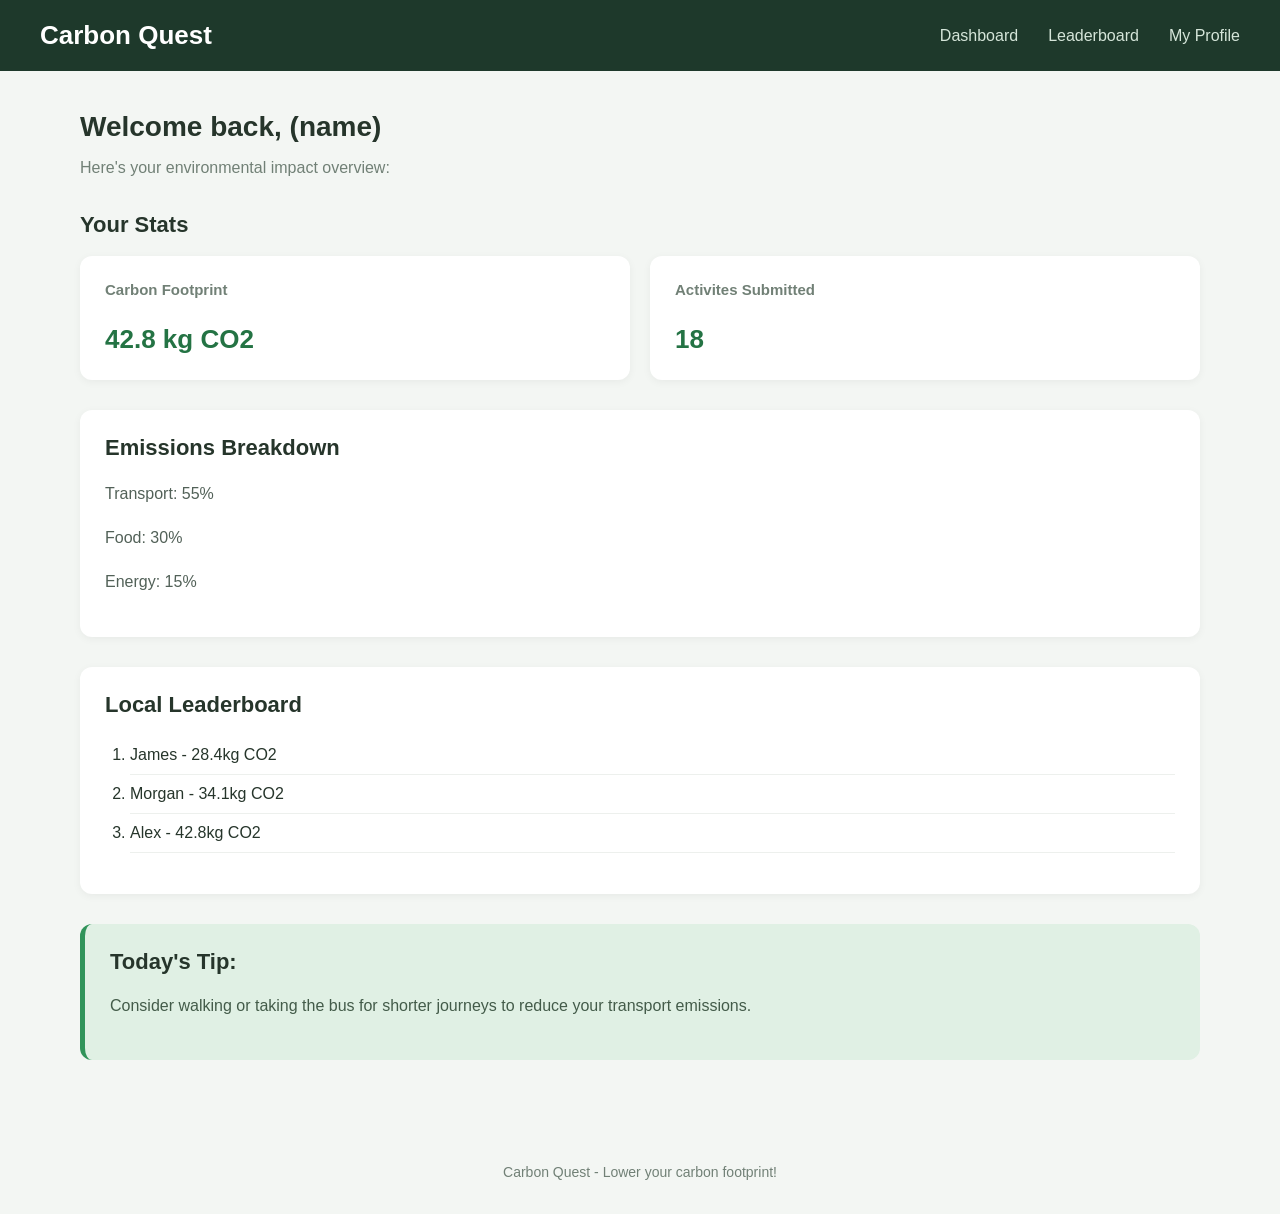
<file: index.html>
<!DOCTYPE html>
<head>
    <title>Carbon Quest Student Dashboard</title>
    <link rel="stylesheet" href="style.css">
</head>

<body>
    <div class="app-container">
        <header>
            <nav>
                <h1>Carbon Quest</h1>
                <ul>
                    <li>Dashboard</li>
                    <li>Leaderboard</li>
                    <li>My Profile</li>
                </ul>
            </nav>
        </header>

        <main>
            <section class="welcome-section">
                <h2>Welcome back, (name)</h2>
                <p>Here's your environmental impact overview:</p>
            </section>

            <section class="stats-section">
                <h2>Your Stats</h2>

                <div class="stats-container">
                        
                    <div class="stat-card">
                        <h3>Carbon Footprint</h3>
                        <p>42.8 kg CO2</p>
                    </div>

                    <div class="stat-card">
                        <h3>Activites Submitted</h3>
                        <p>18</p>
                    </div>

                </div>
            </section>

            <section class="footprint-section">
                <h2>Emissions Breakdown</h2>
                <p>Transport: 55%</p>
                <p>Food: 30%</p>
                <p>Energy: 15%</p>
            </section>

            <section class="leaderboard-section">
                <h2>Local Leaderboard</h2>

                <ol>
                    <li>James - 28.4kg CO2</li>
                    <li>Morgan - 34.1kg CO2</li>
                    <li>Alex - 42.8kg CO2</li>
                </ol>
            </section>

            <section class="suggestions-section">
                <h2>Today's Tip:</h2>
                    <p>Consider walking or taking the bus for shorter journeys to reduce your transport emissions.</p>
                </h2>
            </section>
        </main>

        <footer>
            <p>Carbon Quest - Lower your carbon footprint!</p>
        </footer>
    </div>
</body>
</html>
</file>
<file: style.css>
* {
    box-sizing: border-box;
}

body {
    margin: 0;
    padding: 0;
    font-family: Arial, Helvetica, sans-serif;
    background-color: #f3f6f3;
    color: #26352b;
}

.app-container {
    width: 100%;
    min-height: 100vh;
}

header {
    background-color: #1e392b;
    color: white;
    padding: 20px 40px;
}

nav {
    display: flex;
    justify-content: space-between;
    align-items: center;
}

nav h1 {
    margin: 0;
    font-size: 26px;
}

nav ul {
    display: flex;
    list-style: none;
    gap: 30px;
    margin: 0;
    padding: 0;
}

nav li {
    cursor: pointer;
    color: #d5e5d9
}

main {
    max-width: 1200px;
    margin: 0 auto;
    padding: 40px;
}

section {
    margin-bottom: 30px;
}

h2 {
    margin-top: 0;
    font-size: 22px;
}

.welcome-section {
    margin-bottom: 35px;
}

.welcome-section h2 {
    font-size: 28px;
    margin-bottom: 8px;
}

.welcome-section p {
    color: #718076;
}

.stats-container {
    display: flex;
    gap: 20px;
}

.stat-card {
    background-color: white;
    flex: 1;
    padding: 25px;
    border-radius: 12px;
    box-shadow: 0 2px 8px rgba(0, 0, 0, 0.05);
}

.stat-card h3 {
    font-size: 15px;
    color: #718076;
    margin-top: 0;
}

.stat-card p {
    font-size: 26px;
    font-weight: bold;
    color: #247344;
    margin-bottom: 0;
}

.footprint-section {
    background-color: white;
    padding: 25px;
    border-radius: 12px;
    box-shadow: 0 2px 8px rgba(0, 0, 0, 0.05);
}

.footprint-section p {
    color: #526158;
    padding: 5px 0;
}

.leaderboard-section {
    background-color: white;
    padding: 25px;
    border-radius: 12px;
    box-shadow: 0 2px 8px rgba(0, 0, 0, 0.05);
}

.leaderboard-section ol {
    padding-left: 25px;
}

.leaderboard-section li {
    padding: 10px 0;
    border-bottom: 1px solid #edf0ed;
}

.suggestions-section {
    background-color: #e0f0e4;
    padding: 25px;
    border-radius: 12px;
    border-left: 5px solid #31945a;
}

.suggestions-section p {
    color: #435b49;
    line-height: 1.6;
}

footer {
    text-align: center;
    padding: 20px;
    color: #718076;
    font-size: 14px;
}

@media (max-width: 650px) {

    header {
        padding: 20px;
    }

    nav {
        flex-direction: column;
        gap: 20px;
    }

    nav ul {
        gap: 15px;
        font-size: 14px;
    }

    main {
        padding: 25px 20px;
    }

    .stats-container {
        flex-direction: column;
    }

    .welcome-section h2 {
        font-size: 23px;
    }
}
</file>
